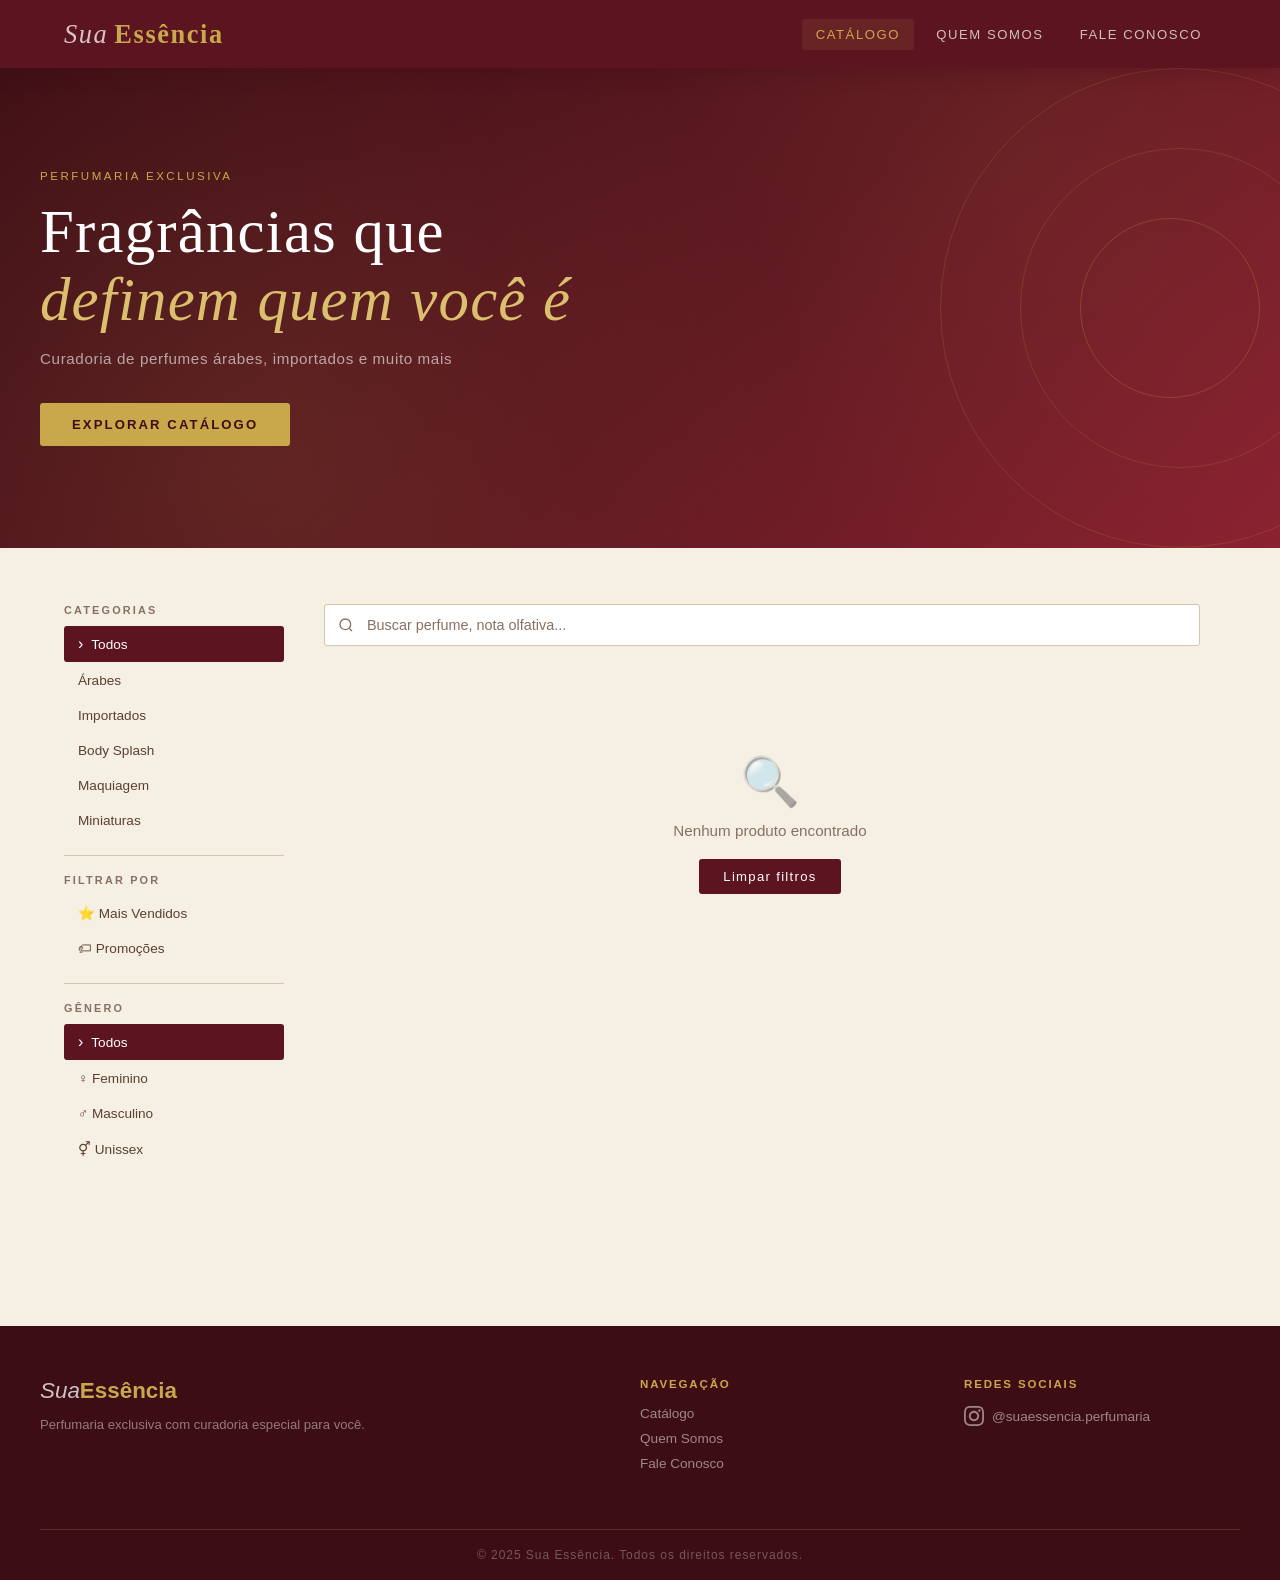
<file: frontend/index.html>
<!DOCTYPE html>
<html lang="pt-br">
<head>
  <meta charset="UTF-8">
  <meta name="viewport" content="width=device-width, initial-scale=1.0">
  <title>Sua Essência Perfumaria</title>
  <link rel="preconnect" href="https://fonts.googleapis.com">
  <link rel="preconnect" href="https://fonts.gstatic.com" crossorigin>
  <link href="https://fonts.googleapis.com/css2?family=Playfair+Display:ital,wght@0,400;0,500;1,400;1,500&family=Jost:wght@300;400;500">
  <link rel="stylesheet" href="css/global.css">
  <link rel="stylesheet" href="css/catalog.css">
  <link rel="icon" type="image/jpeg" href="logoOficial.jpeg">
</head>
<body>

  <!-- NAV -->
  <nav class="navbar">
    <div class="nav-inner">
      <a href="index.html" class="logo">
        <span class="logo-sua">Sua</span><span class="logo-essencia">Essência</span>
      </a>
      <button class="nav-toggle" id="navToggle" aria-label="Menu">
        <span></span><span></span><span></span>
      </button>
      <ul class="nav-links" id="navLinks">
        <li><a href="index.html" class="active">Catálogo</a></li>
        <li><a href="pages/quem-somos.html">Quem Somos</a></li>
        <li><a href="pages/contato.html">Fale Conosco</a></li>
      </ul>
    </div>
  </nav>

  <!-- HERO -->
  <section class="hero">
    <div class="hero-content">
      <p class="hero-eyebrow">Perfumaria Exclusiva</p>
      <h1 class="hero-title">Fragrâncias que<br><em>definem quem você é</em></h1>
      <p class="hero-sub">Curadoria de perfumes árabes, importados e muito mais</p>
      <a href="#catalogo" class="btn-hero">Explorar Catálogo</a>
    </div>
    <div class="hero-deco">
      <div class="deco-ring deco-ring--1"></div>
      <div class="deco-ring deco-ring--2"></div>
      <div class="deco-ring deco-ring--3"></div>
    </div>
  </section>

  <!-- CATÁLOGO -->
  <section class="catalogo-section" id="catalogo">
    <div class="container">

      <!-- Sidebar filtros -->
      <aside class="sidebar">
        <h3 class="sidebar-title">Categorias</h3>
        <ul class="cat-list" id="catList">
          <li><button class="cat-btn active" data-cat="todos">Todos</button></li>
          <li><button class="cat-btn" data-cat="Árabe">Árabes</button></li>
          <li><button class="cat-btn" data-cat="Importados">Importados</button></li>
          <li><button class="cat-btn" data-cat="Body Splash">Body Splash</button></li>
          <li><button class="cat-btn" data-cat="Maquiagem">Maquiagem</button></li>
          <li><button class="cat-btn" data-cat="Miniaturas">Miniaturas</button></li>
        </ul>

        <div class="sidebar-divider"></div>

        <h3 class="sidebar-title">Filtrar por</h3>
        <ul class="cat-list">
          <li><button class="cat-btn" data-filter="destaque">⭐ Mais Vendidos</button></li>
          <li><button class="cat-btn" data-filter="promocao">🏷 Promoções</button></li>
        </ul>
        <div class="sidebar-divider"></div>

        <h3 class="sidebar-title">Gênero</h3>
        <ul class="cat-list">
          <li><button class="cat-btn active" data-genero="todos">Todos</button></li>
          <li><button class="cat-btn" data-genero="Feminino">♀ Feminino</button></li>
          <li><button class="cat-btn" data-genero="Masculino">♂ Masculino</button></li>
          <li><button class="cat-btn" data-genero="Unissex">⚥ Unissex</button></li>
        </ul>
      </aside>

      <!-- Main conteúdo -->
      <main class="catalogo-main">
        <!-- Barra de busca -->
        <div class="search-bar">
          <div class="search-wrap">
            <svg class="search-icon" viewBox="0 0 24 24" fill="none" stroke="currentColor" stroke-width="2"><circle cx="11" cy="11" r="8"/><path d="m21 21-4.35-4.35"/></svg>
            <input type="text" id="searchInput" placeholder="Buscar perfume, nota olfativa...">
          </div>
          <span class="results-count" id="resultsCount"></span>
        </div>

        <!-- Grid -->
        <div class="products-grid" id="productsGrid">
          <!-- Preenchido via JS -->
        </div>

        <div class="empty-state" id="emptyState" style="display:none">
          <div class="empty-icon">🔍</div>
          <p>Nenhum produto encontrado</p>
          <button onclick="resetFiltros()">Limpar filtros</button>
        </div>
      </main>
    </div>
  </section>

  <!-- FOOTER -->
  <footer class="footer">
    <div class="footer-inner">
      <div class="footer-logo">
        <span class="logo-sua">Sua</span><span class="logo-essencia">Essência</span>
        <p>Perfumaria exclusiva com curadoria especial para você.</p>
      </div>
      <div class="footer-links">
        <h4>Navegação</h4>
        <a href="index.html">Catálogo</a>
        <a href="pages/quem-somos.html">Quem Somos</a>
        <a href="pages/contato.html">Fale Conosco</a>
      </div>
      <div class="footer-social">
        <h4>Redes Sociais</h4>
        <a href="https://www.instagram.com/suaessencia.perfumaria" target="_blank" rel="noopener">
          <svg viewBox="0 0 24 24" fill="currentColor" width="20"><path d="M12 2.163c3.204 0 3.584.012 4.85.07 3.252.148 4.771 1.691 4.919 4.919.058 1.265.069 1.645.069 4.849 0 3.205-.012 3.584-.069 4.849-.149 3.225-1.664 4.771-4.919 4.919-1.266.058-1.644.07-4.85.07-3.204 0-3.584-.012-4.849-.07-3.26-.149-4.771-1.699-4.919-4.92-.058-1.265-.07-1.644-.07-4.849 0-3.204.013-3.583.07-4.849.149-3.227 1.664-4.771 4.919-4.919 1.266-.057 1.645-.069 4.849-.069zm0-2.163c-3.259 0-3.667.014-4.947.072-4.358.2-6.78 2.618-6.98 6.98-.059 1.281-.073 1.689-.073 4.948 0 3.259.014 3.668.072 4.948.2 4.358 2.618 6.78 6.98 6.98 1.281.058 1.689.072 4.948.072 3.259 0 3.668-.014 4.948-.072 4.354-.2 6.782-2.618 6.979-6.98.059-1.28.073-1.689.073-4.948 0-3.259-.014-3.667-.072-4.947-.196-4.354-2.617-6.78-6.979-6.98-1.281-.059-1.69-.073-4.949-.073zm0 5.838c-3.403 0-6.162 2.759-6.162 6.162s2.759 6.163 6.162 6.163 6.162-2.759 6.162-6.163c0-3.403-2.759-6.162-6.162-6.162zm0 10.162c-2.209 0-4-1.79-4-4 0-2.209 1.791-4 4-4s4 1.791 4 4c0 2.21-1.791 4-4 4zm6.406-11.845c-.796 0-1.441.645-1.441 1.44s.645 1.44 1.441 1.44c.795 0 1.439-.645 1.439-1.44s-.644-1.44-1.439-1.44z"/></svg>
          @suaessencia.perfumaria
        </a>
      </div>
    </div>
    <div class="footer-bottom">
      <p>© 2025 Sua Essência. Todos os direitos reservados.</p>
    </div>
  </footer>

  <script src="js/api.js"></script>
  <script src="js/catalog.js"></script>
  <script src="js/nav.js"></script>
</body>
</html>
</file>
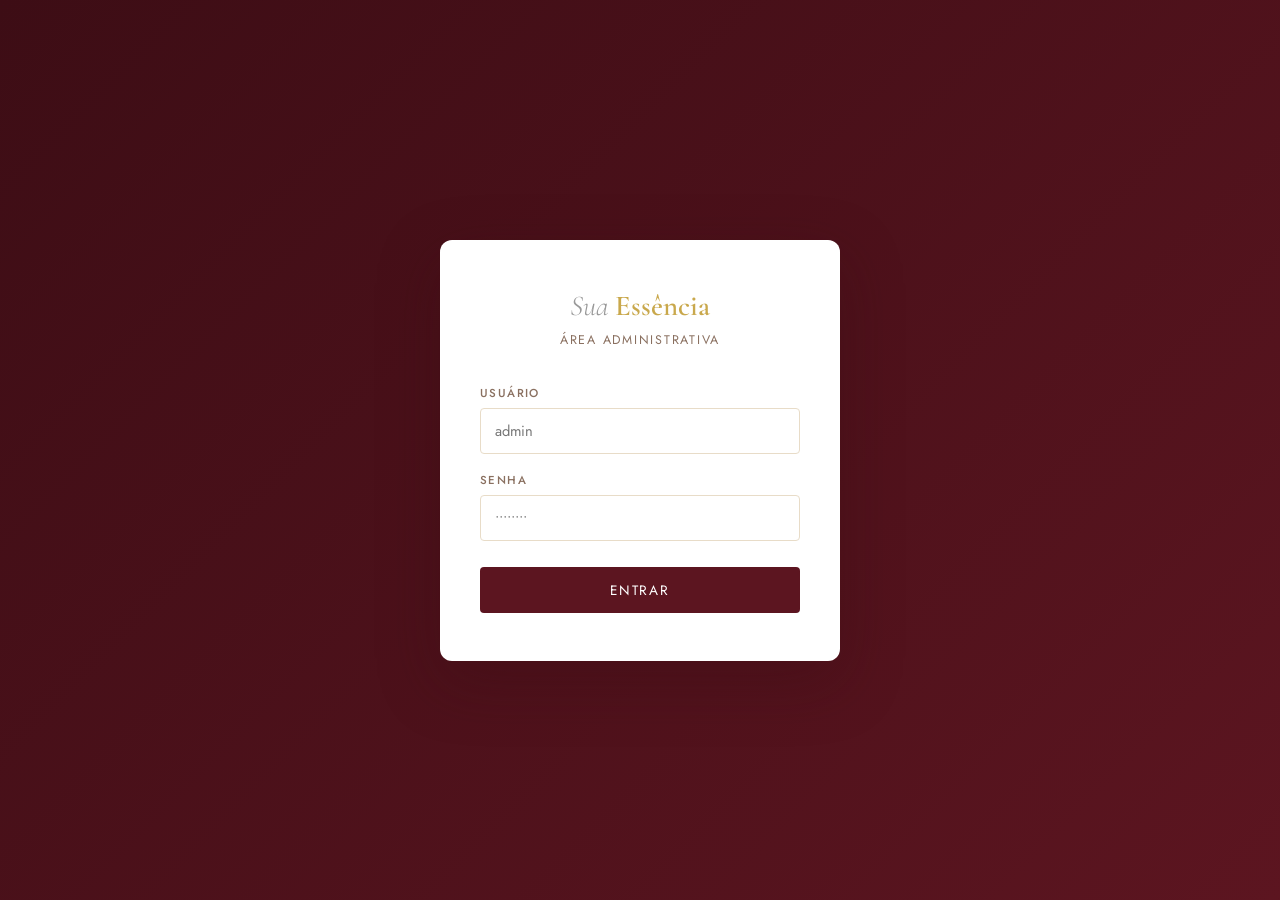
<file: frontend/pages/admin.html>
<!DOCTYPE html>
<html lang="pt-br">
<head>
  <meta charset="UTF-8">
  <meta name="viewport" content="width=device-width, initial-scale=1.0">
  <title>Dashboard — Sua Essência Admin</title>
  <link href="https://fonts.googleapis.com/css2?family=Cormorant+Garamond:ital,wght@0,300;0,400;0,600;1,300&family=Jost:wght@300;400;500;600&display=swap" rel="stylesheet">
  <style>
    :root {
      --vinho:    #5c1520; --vinho-lt: #7a2030; --vinho-dark: #3d0d15;
      --dourado:  #c9a84c; --bronze:   #9a6b3a;
      --areia:    #f5efe4; --bege:     #e8dcc8;
      --texto:    #2a1a10; --texto-lt: #8a7060;
      --branco:   #ffffff; --sidebar-w: 240px;
      --success:  #27ae60; --danger:   #c0392b; --warn: #e67e22;
      --trans:    all .25s cubic-bezier(.4,0,.2,1);
    }
    *, *::before, *::after { box-sizing: border-box; margin: 0; padding: 0; }
    body { font-family: 'Jost', sans-serif; background: #f0ebe3; color: var(--texto); min-height: 100vh; }

    /* ── LOGIN ── */
    #loginScreen {
      min-height: 100vh; display: flex; align-items: center; justify-content: center;
      background: linear-gradient(135deg, var(--vinho-dark), var(--vinho));
    }
    .login-card {
      background: var(--branco); border-radius: 12px;
      padding: 48px 40px; width: 100%; max-width: 400px;
      box-shadow: 0 20px 60px rgba(61,13,21,.4);
    }
    .login-logo {
      font-family: 'Cormorant Garamond', serif;
      font-size: 1.8rem; text-align: center; margin-bottom: 8px;
    }
    .login-logo span:first-child { color: #999; font-style: italic; font-weight: 300; }
    .login-logo span:last-child  { color: var(--dourado); font-weight: 600; }
    .login-sub { text-align: center; font-size: .78rem; letter-spacing: .14em; text-transform: uppercase; color: var(--texto-lt); margin-bottom: 36px; }
    .form-field { margin-bottom: 18px; }
    .form-field label { display: block; font-size: .72rem; letter-spacing: .12em; text-transform: uppercase; color: var(--texto-lt); margin-bottom: 7px; font-weight: 500; }
    .form-field input {
      width: 100%; padding: 11px 14px;
      border: 1.5px solid var(--bege); border-radius: 4px;
      font-family: 'Jost', sans-serif; font-size: .92rem;
      color: var(--texto); outline: none; transition: var(--trans);
    }
    .form-field input:focus { border-color: var(--dourado); box-shadow: 0 0 0 3px rgba(201,168,76,.12); }
    .btn-login {
      width: 100%; padding: 13px;
      background: var(--vinho); color: var(--branco); border: none; border-radius: 4px;
      font-family: 'Jost', sans-serif; font-size: .85rem; letter-spacing: .14em;
      text-transform: uppercase; cursor: pointer; transition: var(--trans); margin-top: 8px;
    }
    .btn-login:hover { background: var(--vinho-lt); }
    .login-error { color: var(--danger); font-size: .82rem; text-align: center; margin-top: 10px; display: none; }

    /* ── LAYOUT ADMIN ── */
    #adminApp { display: none; min-height: 100vh; }

    .sidebar {
      position: fixed; top: 0; left: 0; bottom: 0;
      width: var(--sidebar-w);
      background: var(--vinho-dark);
      display: flex; flex-direction: column;
      z-index: 100;
    }
    .sidebar-logo {
      padding: 24px 20px; border-bottom: 1px solid rgba(255,255,255,.08);
      font-family: 'Cormorant Garamond', serif; font-size: 1.3rem;
    }
    .sidebar-logo span:first-child { color: rgba(255,255,255,.6); font-style: italic; font-weight: 300; }
    .sidebar-logo span:last-child  { color: var(--dourado); font-weight: 600; }
    .sidebar-badge {
      display: block; font-size: .6rem; letter-spacing: .16em; text-transform: uppercase;
      color: rgba(255,255,255,.3); margin-top: 4px; font-family: 'Jost', sans-serif;
    }
    .sidebar-nav { flex: 1; padding: 16px 0; }
    .nav-item {
      display: flex; align-items: center; gap: 10px;
      padding: 11px 20px; cursor: pointer;
      color: rgba(255,255,255,.55); font-size: .85rem;
      transition: var(--trans); border-left: 3px solid transparent;
    }
    .nav-item:hover { color: var(--dourado); background: rgba(255,255,255,.04); }
    .nav-item.active { color: var(--dourado); border-left-color: var(--dourado); background: rgba(201,168,76,.08); }
    .sidebar-footer {
      padding: 16px 20px; border-top: 1px solid rgba(255,255,255,.08);
    }
    .btn-logout {
      width: 100%; padding: 9px; background: rgba(255,255,255,.06);
      border: 1px solid rgba(255,255,255,.1); border-radius: 4px;
      color: rgba(255,255,255,.45); font-family: 'Jost', sans-serif;
      font-size: .78rem; letter-spacing: .1em; cursor: pointer; transition: var(--trans);
    }
    .btn-logout:hover { background: rgba(192,57,43,.3); color: #ff8070; }

    .main-content {
      margin-left: var(--sidebar-w);
      padding: 32px;
      min-height: 100vh;
    }
    .page-header {
      display: flex; justify-content: space-between; align-items: center;
      margin-bottom: 28px;
    }
    .page-header h1 { font-family: 'Cormorant Garamond', serif; font-size: 1.8rem; font-weight: 400; color: var(--vinho); }
    .page-header p  { font-size: .8rem; color: var(--texto-lt); margin-top: 3px; }

    /* ── CARDS ESTATÍSTICAS ── */
    .stats-grid { display: grid; grid-template-columns: repeat(4, 1fr); gap: 16px; margin-bottom: 28px; }
    .stat-card {
      background: var(--branco); border-radius: 8px; padding: 20px 22px;
      box-shadow: 0 2px 12px rgba(92,21,32,.07);
      border-left: 4px solid var(--dourado);
    }
    .stat-card.danger { border-left-color: var(--danger); }
    .stat-card.warn   { border-left-color: var(--warn); }
    .stat-card.success{ border-left-color: var(--success); }
    .stat-label { font-size: .72rem; letter-spacing: .12em; text-transform: uppercase; color: var(--texto-lt); margin-bottom: 6px; }
    .stat-value { font-family: 'Cormorant Garamond', serif; font-size: 2rem; font-weight: 600; color: var(--vinho); }

    /* ── TOOLBAR ── */
    .toolbar {
      background: var(--branco); border-radius: 8px; padding: 16px 20px;
      display: flex; gap: 12px; align-items: center; flex-wrap: wrap;
      margin-bottom: 20px; box-shadow: 0 2px 12px rgba(92,21,32,.07);
    }
    .toolbar input {
      flex: 1; min-width: 200px; padding: 9px 14px;
      border: 1.5px solid var(--bege); border-radius: 4px;
      font-family: 'Jost', sans-serif; font-size: .88rem; outline: none; transition: var(--trans);
    }
    .toolbar input:focus { border-color: var(--dourado); }
    .filter-select {
      padding: 9px 14px; border: 1.5px solid var(--bege); border-radius: 4px;
      font-family: 'Jost', sans-serif; font-size: .85rem;
      color: var(--texto); outline: none; background: var(--branco); cursor: pointer;
    }
    .btn-add {
      padding: 10px 22px; background: var(--vinho); color: var(--branco);
      border: none; border-radius: 4px; font-family: 'Jost', sans-serif;
      font-size: .82rem; letter-spacing: .12em; text-transform: uppercase;
      cursor: pointer; transition: var(--trans); white-space: nowrap;
    }
    .btn-add:hover { background: var(--vinho-lt); }

    /* ── TABELA ── */
    .table-wrap { background: var(--branco); border-radius: 8px; overflow: hidden; box-shadow: 0 2px 12px rgba(92,21,32,.07); }
    table { width: 100%; border-collapse: collapse; }
    thead th {
      background: var(--vinho-dark); color: rgba(255,255,255,.65);
      font-size: .7rem; letter-spacing: .14em; text-transform: uppercase;
      padding: 13px 16px; text-align: left; font-weight: 400;
    }
    tbody tr { border-bottom: 1px solid #f0ebe3; transition: var(--trans); }
    tbody tr:last-child { border-bottom: none; }
    tbody tr:hover { background: #faf7f2; }
    td { padding: 13px 16px; font-size: .85rem; vertical-align: middle; }
    td img { width: 44px; height: 44px; object-fit: cover; border-radius: 4px; background: var(--areia); }
    .badge-sm {
      display: inline-block; padding: 2px 8px; font-size: .65rem;
      border-radius: 20px; font-weight: 600; letter-spacing: .06em;
    }
    .badge-cat    { background: #f0ebe3; color: var(--bronze); }
    .badge-disp   { background: #e8fdf0; color: var(--success); }
    .badge-indisp { background: #fdf0f0; color: var(--danger); }
    .badge-dest   { background: #fdf8e8; color: var(--bronze); }
    .badge-promo  { background: #fdf0e8; color: var(--warn); }
    .td-actions { display: flex; gap: 6px; }
    .btn-sm {
      padding: 6px 12px; border: none; border-radius: 3px;
      font-family: 'Jost', sans-serif; font-size: .72rem; letter-spacing: .08em;
      cursor: pointer; transition: var(--trans);
    }
    .btn-edit    { background: #eef2ff; color: #3730a3; }
    .btn-edit:hover { background: #3730a3; color: var(--branco); }
    .btn-toggle  { background: #f0fdf4; color: var(--success); }
    .btn-toggle.off { background: #fef2f2; color: var(--danger); }
    .btn-toggle:hover { opacity: .8; }
    .btn-del     { background: #fef2f2; color: var(--danger); }
    .btn-del:hover { background: var(--danger); color: var(--branco); }

    /* ── MODAL PRODUTO ── */
    .modal-overlay {
      display: none; position: fixed; inset: 0;
      background: rgba(44,26,16,.6); z-index: 300;
      align-items: center; justify-content: center;
      backdrop-filter: blur(4px);
    }
    .modal-overlay.open { display: flex; }
    .modal {
      background: var(--branco); border-radius: 12px;
      width: 100%; max-width: 580px; max-height: 90vh;
      overflow-y: auto; padding: 36px;
      box-shadow: 0 24px 60px rgba(61,13,21,.4);
    }
    .modal-header { display: flex; justify-content: space-between; align-items: center; margin-bottom: 28px; }
    .modal-header h2 { font-family: 'Cormorant Garamond', serif; font-size: 1.5rem; font-weight: 400; color: var(--vinho); }
    .btn-close { background: none; border: none; font-size: 1.3rem; cursor: pointer; color: var(--texto-lt); }
    .form-row { display: grid; grid-template-columns: 1fr 1fr; gap: 16px; }
    .form-group { margin-bottom: 18px; }
    .form-group label { display: block; font-size: .72rem; letter-spacing: .12em; text-transform: uppercase; color: var(--texto-lt); margin-bottom: 7px; font-weight: 500; }
    .form-group input, .form-group select, .form-group textarea {
      width: 100%; padding: 10px 13px;
      border: 1.5px solid var(--bege); border-radius: 4px;
      font-family: 'Jost', sans-serif; font-size: .9rem; color: var(--texto); outline: none; transition: var(--trans);
    }
    .form-group input:focus, .form-group select:focus, .form-group textarea:focus { border-color: var(--dourado); }
    .form-group textarea { resize: vertical; min-height: 90px; }
    .checkboxes { display: flex; gap: 20px; flex-wrap: wrap; padding: 4px 0; }
    .check-label { display: flex; align-items: center; gap: 7px; cursor: pointer; font-size: .88rem; color: var(--texto); }
    .check-label input[type=checkbox] { width: 16px; height: 16px; accent-color: var(--vinho); }
    .modal-footer { display: flex; gap: 10px; justify-content: flex-end; margin-top: 24px; }
    .btn-cancel {
      padding: 10px 22px; background: transparent; color: var(--texto-lt);
      border: 1.5px solid var(--bege); border-radius: 4px;
      font-family: 'Jost', sans-serif; font-size: .82rem; cursor: pointer; transition: var(--trans);
    }
    .btn-cancel:hover { background: var(--bege); }
    .btn-save {
      padding: 10px 28px; background: var(--vinho); color: var(--branco);
      border: none; border-radius: 4px;
      font-family: 'Jost', sans-serif; font-size: .82rem; letter-spacing: .12em;
      text-transform: uppercase; cursor: pointer; transition: var(--trans);
    }
    .btn-save:hover { background: var(--vinho-lt); }

    /* ── TOAST ── */
    .toast {
      position: fixed; bottom: 24px; right: 24px; z-index: 500;
      background: var(--texto); color: var(--branco);
      padding: 12px 22px; border-radius: 6px; font-size: .85rem;
      transform: translateY(80px); opacity: 0; transition: var(--trans);
      box-shadow: 0 8px 24px rgba(0,0,0,.2);
    }
    .toast.show { transform: translateY(0); opacity: 1; }
    .toast.success { background: var(--success); }
    .toast.error   { background: var(--danger); }

    /* ── LOADING ── */
    .loading-row td { text-align: center; padding: 40px; color: var(--texto-lt); font-size: .9rem; }

    @media(max-width:900px){
      .sidebar { transform: translateX(-100%); }
      .main-content { margin-left: 0; padding: 20px; }
      .stats-grid { grid-template-columns: repeat(2, 1fr); }
    }
  </style>
</head>
<body>

<!-- ══ LOGIN ══ -->
<div id="loginScreen">
  <div class="login-card">
    <div class="login-logo"><span>Sua </span><span>Essência</span></div>
    <p class="login-sub">Área Administrativa</p>
    <form id="loginForm">
      <div class="form-field">
        <label>Usuário</label>
        <input type="text" id="loginUser" placeholder="admin" required>
      </div>
      <div class="form-field">
        <label>Senha</label>
        <input type="password" id="loginPass" placeholder="••••••••" required>
      </div>
      <button type="submit" class="btn-login">Entrar</button>
      <div class="login-error" id="loginError">Usuário ou senha incorretos.</div>
    </form>
  </div>
</div>

<!-- ══ APP ADMIN ══ -->
<div id="adminApp">

  <!-- SIDEBAR -->
  <aside class="sidebar">
    <div class="sidebar-logo">
      <div><span>Sua </span><span>Essência</span></div>
      <span class="sidebar-badge">Dashboard Admin</span>
    </div>
    <nav class="sidebar-nav">
      <div class="nav-item active" onclick="irPara('produtos')">
        <span>📦</span> Produtos
      </div>
      <div class="nav-item" onclick="window.open('../index.html','_blank')">
        <span>🌐</span> Ver Catálogo
      </div>
    </nav>
    <div class="sidebar-footer">
      <button class="btn-logout" onclick="logout()">Sair da conta</button>
    </div>
  </aside>

  <!-- MAIN -->
  <div class="main-content">
    <div class="page-header">
      <div>
        <h1>Gestão de Produtos</h1>
        <p>Adicione, edite e gerencie o catálogo da loja</p>
      </div>
      <button class="btn-add" onclick="abrirModal()">+ Novo Produto</button>
    </div>

    <!-- Estatísticas -->
    <div class="stats-grid">
      <div class="stat-card">
        <div class="stat-label">Total de Produtos</div>
        <div class="stat-value" id="statTotal">—</div>
      </div>
      <div class="stat-card success">
        <div class="stat-label">Disponíveis</div>
        <div class="stat-value" id="statDisp">—</div>
      </div>
      <div class="stat-card danger">
        <div class="stat-label">Indisponíveis</div>
        <div class="stat-value" id="statIndisp">—</div>
      </div>
      <div class="stat-card warn">
        <div class="stat-label">Em Promoção</div>
        <div class="stat-value" id="statPromo">—</div>
      </div>
    </div>

    <!-- Toolbar -->
    <div class="toolbar">
      <input type="text" id="adminSearch" placeholder="🔍  Buscar por nome ou descrição..." oninput="filtrarTabela()">
      <select class="filter-select" id="filterCat" onchange="filtrarTabela()">
        <option value="">Todas categorias</option>
        <option>Árabe</option>
        <option>Importados</option>
        <option>Body Splash</option>
        <option>Maquiagem</option>
        <option>Miniaturas</option>
      </select>
      <select class="filter-select" id="filterDisp" onchange="filtrarTabela()">
        <option value="">Todos status</option>
        <option value="true">Disponível</option>
        <option value="false">Indisponível</option>
      </select>
    </div>

    <!-- Tabela -->
    <div class="table-wrap">
      <table>
        <thead>
          <tr>
            <th>Imagem</th>
            <th>Nome</th>
            <th>Categoria</th>
            <th>Preço</th>
            <th>Tags</th>
            <th>Status</th>
            <th>Ações</th>
          </tr>
        </thead>
        <tbody id="produtosTabela">
          <tr class="loading-row"><td colspan="7">Carregando...</td></tr>
        </tbody>
      </table>
    </div>
  </div>
</div>

<!-- ══ MODAL PRODUTO ══ -->
<div class="modal-overlay" id="modalOverlay">
  <div class="modal">
    <div class="modal-header">
      <h2 id="modalTitulo">Novo Produto</h2>
      <button class="btn-close" onclick="fecharModal()">✕</button>
    </div>
    <form id="produtoForm">
      <input type="hidden" id="fId">
      <div class="form-row">
        <div class="form-group">
          <label>Nome *</label>
          <input type="text" id="fNome" placeholder="Ex: Oud Al Layl" required>
        </div>
        <div class="form-group">
          <label>Categoria *</label>
          <select id="fCategoria" required>
            <option value="">Selecione</option>
            <option>Árabe</option>
            <option>Importados</option>
            <option>Body Splash</option>
            <option>Maquiagem</option>
            <option>Miniaturas</option>
          </select>
        </div>
      </div>
      <div class="form-group">
        <label>Gênero</label>
        <select id="fGenero">
          <option value="">Selecione</option>
          <option>Feminino</option>
          <option>Masculino</option>
          <option>Unissex</option>
        </select>
      </div>
      <div class="form-row">
        <div class="form-group">
          <label>Preço (R$) *</label>
          <input type="number" id="fPreco" step="0.01" min="0.01" placeholder="0,00" required>
        </div>
        <div class="form-group">
          <label>Preço Antigo (promoção)</label>
          <input type="number" id="fPrecoAnt" step="0.01" min="0" placeholder="Deixe vazio se não houver">
        </div>
      </div>
      <div class="form-group">
        <label>Descrição</label>
        <textarea id="fDescricao" placeholder="Notas olfativas, características..."></textarea>
      </div>
        <div class="form-group">
          <label>Imagem Principal</label>
          <input type="url" id="fImagem" placeholder="https://...">
      </div>
        <div class="form-group">
          <label>Imagem 2 (opcional)</label>
          <input type="url" id="fImagem2" placeholder="https://...">
        </div>
      <div class="form-group">
        <label>Imagem 3 (opcional)</label>
        <input type="url" id="fImagem3" placeholder="https://...">
      </div>
      <div class="form-group">
        <label>Opções</label>
        <div class="checkboxes">
          <label class="check-label"><input type="checkbox" id="fDestaque"> ⭐ Destaque (mais vendido)</label>
          <label class="check-label"><input type="checkbox" id="fPromocao"> 🏷 Promoção</label>
          <label class="check-label"><input type="checkbox" id="fDisponivel" checked> ✅ Disponível</label>
        </div>
      </div>
      <div class="modal-footer">
        <button type="button" class="btn-cancel" onclick="fecharModal()">Cancelar</button>
        <button type="submit" class="btn-save">Salvar Produto</button>
      </div>
    </form>
  </div>
</div>

<!-- TOAST -->
<div class="toast" id="toast"></div>

<script src="../js/api.js"></script>
<script>
  let todosProdutos = [];
  let editandoId = null;

  /* ── INICIALIZAÇÃO ── */
  document.addEventListener('DOMContentLoaded', () => {
    if (AuthAPI.isLoggedIn()) {
      mostrarApp();
    }
    document.getElementById('loginForm').addEventListener('submit', fazerLogin);
    document.getElementById('produtoForm').addEventListener('submit', salvarProduto);
    document.getElementById('modalOverlay').addEventListener('click', e => {
      if (e.target.id === 'modalOverlay') fecharModal();
    });
  });

  /* ── AUTH ── */
  async function fazerLogin(e) {
    e.preventDefault();
    const user = document.getElementById('loginUser').value;
    const pass = document.getElementById('loginPass').value;
    const errEl = document.getElementById('loginError');
    errEl.style.display = 'none';
    try {
      await AuthAPI.login(user, pass);
      mostrarApp();
    } catch {
      errEl.style.display = 'block';
    }
  }

  function mostrarApp() {
    document.getElementById('loginScreen').style.display = 'none';
    document.getElementById('adminApp').style.display = 'block';
    carregarProdutos();
  }

  function logout() {
    AuthAPI.logout();
    location.reload();
  }

  /* ── PRODUTOS ── */
  async function carregarProdutos() {
    try {
      todosProdutos = await apiFetch('/api/produtos/admin/todos'); // rota admin/todos se quiser ver todos
    } catch {
      // Fallback para demonstração
      todosProdutos = [];
    }
    atualizarStats();
    renderTabela(todosProdutos);
  }

  function atualizarStats() {
    const total  = todosProdutos.length;
    const disp   = todosProdutos.filter(p => p.disponivel).length;
    const indisp = total - disp;
    const promo  = todosProdutos.filter(p => p.promocao).length;
    document.getElementById('statTotal').textContent  = total;
    document.getElementById('statDisp').textContent   = disp;
    document.getElementById('statIndisp').textContent = indisp;
    document.getElementById('statPromo').textContent  = promo;
  }

  function renderTabela(lista) {
    const tbody = document.getElementById('produtosTabela');
    if (lista.length === 0) {
      tbody.innerHTML = '<tr class="loading-row"><td colspan="7">Nenhum produto encontrado</td></tr>';
      return;
    }
    const fmtPreco = v => v != null ? 'R$ ' + parseFloat(v).toFixed(2).replace('.', ',') : '';
    tbody.innerHTML = lista.map(p => `
      <tr>
        <td><img src="${p.imagemUrl || p.imagem || ''}" alt="${p.nome}" onerror="this.src=''" style="${(!p.imagemUrl && !p.imagem) ? 'display:none' : ''}"></td>
        <td><strong>${p.nome}</strong></td>
        <td><span class="badge-sm badge-cat">${p.categoria}</span></td>
        <td>
          ${p.precoAnt ? `<small style="text-decoration:line-through;color:#aaa">${fmtPreco(p.precoAnt)}</small><br>` : ''}
          <strong style="color:var(--vinho)">${fmtPreco(p.preco)}</strong>
        </td>
        <td style="display:flex;gap:4px;flex-wrap:wrap;padding-top:17px">
          ${p.destaque  ? '<span class="badge-sm badge-dest">⭐ Destaque</span>' : ''}
          ${p.promocao  ? '<span class="badge-sm badge-promo">🏷 Promo</span>'   : ''}
        </td>
        <td>
          <span class="badge-sm ${p.disponivel ? 'badge-disp' : 'badge-indisp'}">
            ${p.disponivel ? '✓ Disponível' : '✗ Indisponível'}
          </span>
        </td>
        <td>
          <div class="td-actions">
            <button class="btn-sm btn-edit"   onclick="editarProduto(${p.id})">Editar</button>
            <button class="btn-sm btn-toggle ${p.disponivel ? '' : 'off'}" onclick="toggleDisp(${p.id})">
              ${p.disponivel ? 'Desativar' : 'Ativar'}
            </button>
            <button class="btn-sm btn-del"    onclick="deletarProduto(${p.id})">Excluir</button>
          </div>
        </td>
      </tr>`).join('');
  }

  /* ── FILTROS ── */
  function filtrarTabela() {
    const termo = document.getElementById('adminSearch').value.toLowerCase();
    const cat   = document.getElementById('filterCat').value;
    const disp  = document.getElementById('filterDisp').value;
    let lista = todosProdutos;
    if (termo) lista = lista.filter(p => p.nome.toLowerCase().includes(termo) || (p.descricao||'').toLowerCase().includes(termo));
    if (cat)   lista = lista.filter(p => p.categoria === cat);
    if (disp !== '') lista = lista.filter(p => String(p.disponivel) === disp);
    renderTabela(lista);
  }

  /* ── MODAL ── */
  function abrirModal(p = null) {
    editandoId = p ? p.id : null;
    document.getElementById('modalTitulo').textContent = p ? 'Editar Produto' : 'Novo Produto';
    document.getElementById('fId').value         = p?.id ?? '';
    document.getElementById('fNome').value        = p?.nome ?? '';
    document.getElementById('fCategoria').value   = p?.categoria ?? '';
    document.getElementById('fPreco').value       = p?.preco ?? '';
    document.getElementById('fPrecoAnt').value    = p?.precoAnt ?? '';
    document.getElementById('fDescricao').value   = p?.descricao ?? '';
    document.getElementById('fImagem').value      = p?.imagemUrl ?? p?.imagem ?? '';
    document.getElementById('fImagem2').value     = p?.imagemUrl2 ?? '';
    document.getElementById('fImagem3').value     = p?.imagemUrl3 ?? '';
    document.getElementById('fGenero').value      = p?.genero ?? '';
    document.getElementById('fDestaque').checked  = p?.destaque ?? false;
    document.getElementById('fPromocao').checked  = p?.promocao ?? false;
    document.getElementById('fDisponivel').checked = p?.disponivel ?? true;
    document.getElementById('modalOverlay').classList.add('open');
  }

  function fecharModal() {
    document.getElementById('modalOverlay').classList.remove('open');
    document.getElementById('produtoForm').reset();
    editandoId = null;
  }

  function editarProduto(id) {
    const p = todosProdutos.find(x => x.id === id);
    if (p) abrirModal(p);
  }

  /* ── CRUD ── */
  async function salvarProduto(e) {
    e.preventDefault();
    const precoAntVal = document.getElementById('fPrecoAnt').value;
    const dto = {
      nome:       document.getElementById('fNome').value,
      categoria:  document.getElementById('fCategoria').value,
      preco:      parseFloat(document.getElementById('fPreco').value),
      precoAnt:   precoAntVal ? parseFloat(precoAntVal) : null,
      descricao:  document.getElementById('fDescricao').value,
      imagemUrl:  document.getElementById('fImagem').value,
      imagemUrl2: document.getElementById('fImagem2').value || null,
      imagemUrl3: document.getElementById('fImagem3').value || null,
      genero:     document.getElementById('fGenero').value || null,
      destaque:   document.getElementById('fDestaque').checked,
      promocao:   document.getElementById('fPromocao').checked,
      disponivel: document.getElementById('fDisponivel').checked,
    };
    try {
      if (editandoId) {
        await ProdutosAPI.atualizar(editandoId, dto);
        toast('Produto atualizado!', 'success');
      } else {
        await ProdutosAPI.criar(dto);
        toast('Produto criado!', 'success');
      }
      fecharModal();
      await carregarProdutos();
    } catch (err) {
      toast('Erro: ' + err.message, 'error');
    }
  }

  async function toggleDisp(id) {
    try {
      await apiFetch(`/api/produtos/${id}/disponibilidade`, { method: 'PATCH' });
      toast('Status atualizado!', 'success');
      await carregarProdutos();
    } catch (err) {
      toast('Erro: ' + err.message, 'error');
    }
  }

  async function deletarProduto(id) {
    const p = todosProdutos.find(x => x.id === id);
    if (!confirm(`Excluir "${p?.nome}"? Esta ação não pode ser desfeita.`)) return;
    try {
      await ProdutosAPI.deletar(id);
      toast('Produto excluído!', 'success');
      await carregarProdutos();
    } catch (err) {
      toast('Erro: ' + err.message, 'error');
    }
  }

  /* ── TOAST ── */
  function toast(msg, tipo = '') {
    const el = document.getElementById('toast');
    el.textContent = msg;
    el.className = 'toast ' + tipo;
    el.classList.add('show');
    setTimeout(() => el.classList.remove('show'), 3000);
  }

  function irPara(secao) {
    document.querySelectorAll('.nav-item').forEach(n => n.classList.remove('active'));
    event.currentTarget.classList.add('active');
  }
</script>
</body>
</html>
</file>
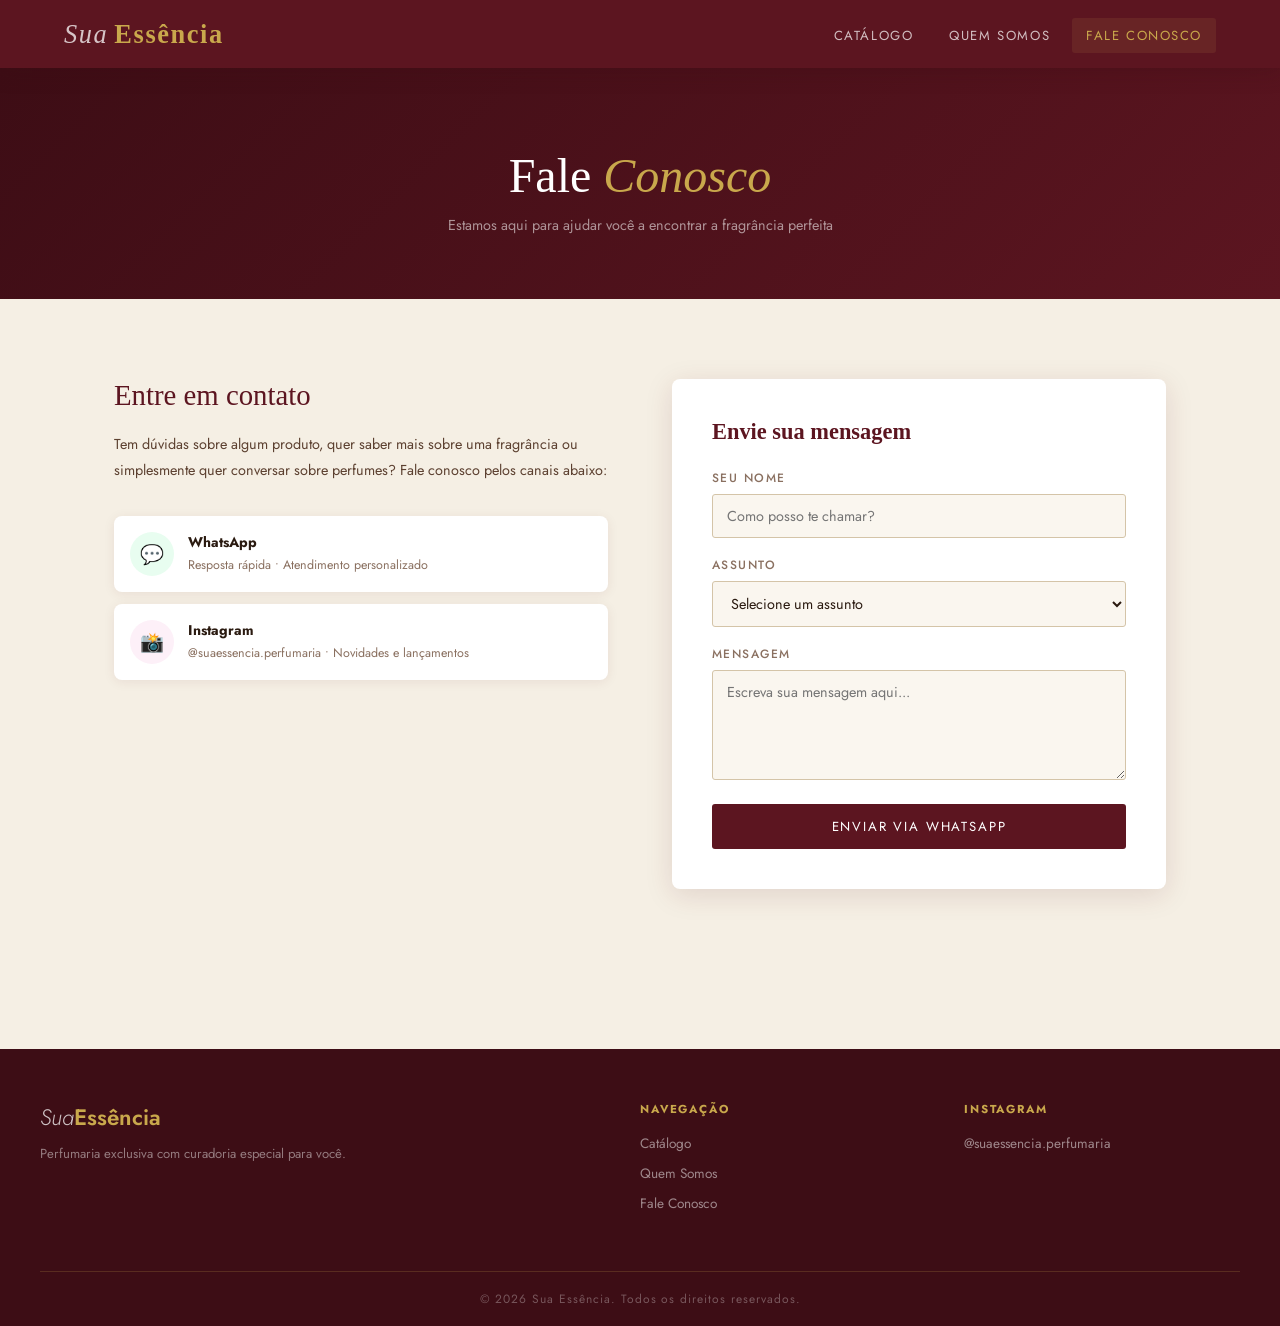
<file: frontend/pages/contato.html>
<!DOCTYPE html>
<html lang="pt-br">
<head>
  <meta charset="UTF-8">
  <meta name="viewport" content="width=device-width, initial-scale=1.0">
  <title>Fale Conosco — Sua Essência</title>
  <link href="https://fonts.googleapis.com/css2?family=Cormorant+Garamond:ital,wght@0,300;0,400;0,600;1,300;1,400&family=Jost:wght@300;400;500;600&display=swap" rel="stylesheet">
  <link rel="stylesheet" href="../css/global.css">
  <style>
    .page-hero { background: linear-gradient(135deg, var(--vinho-dark), var(--vinho)); padding: 80px 24px 64px; text-align: center; }
    .page-hero h1 { font-family: var(--font-display); font-size: clamp(2rem, 4vw, 3rem); font-weight: 300; color: var(--branco); }
    .page-hero h1 em { color: var(--dourado); font-style: italic; }
    .page-hero p { color: rgba(255,255,255,.55); margin-top: 12px; font-size: .9rem; }

    .contato-section { padding: 80px 24px; max-width: 1100px; margin: 0 auto; }
    .contato-grid { display: grid; grid-template-columns: 1fr 1fr; gap: 64px; align-items: start; }

    /* Info */
    .contato-info h2 { font-family: var(--font-display); font-size: 1.8rem; font-weight: 400; color: var(--vinho); margin-bottom: 20px; }
    .contato-info p { font-size: .9rem; color: var(--texto-md); line-height: 1.8; margin-bottom: 32px; }
    .canal {
      display: flex; align-items: center; gap: 14px;
      padding: 16px; background: var(--branco);
      border-radius: var(--radius-lg); margin-bottom: 12px;
      box-shadow: var(--shadow-sm); text-decoration: none;
      transition: var(--trans); color: var(--texto);
    }
    .canal:hover { transform: translateX(4px); box-shadow: var(--shadow-md); }
    .canal-icon {
      width: 44px; height: 44px; border-radius: 50%;
      display: flex; align-items: center; justify-content: center;
      font-size: 1.2rem; flex-shrink: 0;
    }
    .canal-icon.whats { background: #e8fdf0; }
    .canal-icon.insta { background: #fdf0f8; }
    .canal-text strong { display: block; font-size: .88rem; color: var(--texto); }
    .canal-text span { font-size: .78rem; color: var(--texto-lt); }

    /* Formulário */
    .contato-form-card {
      background: var(--branco);
      border-radius: var(--radius-lg);
      padding: 40px; box-shadow: var(--shadow-md);
    }
    .contato-form-card h3 { font-family: var(--font-display); font-size: 1.4rem; color: var(--vinho); margin-bottom: 24px; }
    .form-group { margin-bottom: 18px; }
    .form-group label {
      display: block; font-size: .75rem; letter-spacing: .12em;
      text-transform: uppercase; color: var(--texto-lt);
      margin-bottom: 7px; font-weight: 500;
    }
    .form-group input, .form-group textarea, .form-group select {
      width: 100%; padding: 11px 14px;
      border: 1.5px solid var(--bege-dark);
      border-radius: var(--radius); background: var(--areia-lt);
      font-family: var(--font-body); font-size: .9rem;
      color: var(--texto); outline: none; transition: var(--trans);
    }
    .form-group input:focus, .form-group textarea:focus, .form-group select:focus {
      border-color: var(--dourado); background: var(--branco);
      box-shadow: 0 0 0 3px rgba(201,168,76,.1);
    }
    .form-group textarea { resize: vertical; min-height: 110px; }
    .btn-enviar {
      width: 100%; padding: 13px;
      background: var(--vinho); color: var(--branco);
      border: none; border-radius: var(--radius);
      font-family: var(--font-body); font-size: .82rem;
      letter-spacing: .14em; text-transform: uppercase;
      cursor: pointer; transition: var(--trans);
    }
    .btn-enviar:hover { background: var(--vinho-lt); }
    .form-success {
      display: none; text-align: center; padding: 20px;
      color: #27ae60; font-size: .9rem;
    }

    @media(max-width:768px){ .contato-grid { grid-template-columns: 1fr; gap: 40px; } }
  </style>
</head>
<body>
  <nav class="navbar">
    <div class="nav-inner">
      <a href="../index.html" class="logo">
        <span class="logo-sua">Sua</span><span class="logo-essencia">Essência</span>
      </a>
      <button class="nav-toggle" id="navToggle"><span></span><span></span><span></span></button>
      <ul class="nav-links" id="navLinks">
        <li><a href="../index.html">Catálogo</a></li>
        <li><a href="quem-somos.html">Quem Somos</a></li>
        <li><a href="contato.html" class="active">Fale Conosco</a></li>
      </ul>
    </div>
  </nav>

  <div class="page-hero">
    <h1>Fale <em>Conosco</em></h1>
    <p>Estamos aqui para ajudar você a encontrar a fragrância perfeita</p>
  </div>

  <section class="contato-section">
    <div class="contato-grid">
      <div class="contato-info">
        <h2>Entre em contato</h2>
        <p>Tem dúvidas sobre algum produto, quer saber mais sobre uma fragrância ou simplesmente quer conversar sobre perfumes? Fale conosco pelos canais abaixo:</p>

        <a class="canal" href="https://wa.me/5516981840032" target="_blank">
          <div class="canal-icon whats">💬</div>
          <div class="canal-text">
            <strong>WhatsApp</strong>
            <span>Resposta rápida • Atendimento personalizado</span>
          </div>
        </a>
        <a class="canal" href="https://www.instagram.com/suaessencia.perfumaria" target="_blank">
          <div class="canal-icon insta">📸</div>
          <div class="canal-text">
            <strong>Instagram</strong>
            <span>@suaessencia.perfumaria • Novidades e lançamentos</span>
          </div>
        </a>
      </div>

      <div class="contato-form-card">
        <h3>Envie sua mensagem</h3>
        <form id="contatoForm">
          <div class="form-group">
            <label>Seu nome</label>
            <input type="text" placeholder="Como posso te chamar?" required>
          </div>
          <div class="form-group">
            <label>Assunto</label>
            <select>
              <option value="">Selecione um assunto</option>
              <option>Dúvida sobre produto</option>
              <option>Informações sobre entrega</option>
              <option>Sugestão</option>
              <option>Outro</option>
            </select>
          </div>
          <div class="form-group">
            <label>Mensagem</label>
            <textarea placeholder="Escreva sua mensagem aqui..." required></textarea>
          </div>
          <button type="submit" class="btn-enviar">Enviar via WhatsApp</button>
        </form>
        <div class="form-success" id="formSuccess">✅ Mensagem preparada! Abrindo WhatsApp...</div>
      </div>
    </div>
  </section>

  <footer class="footer">
    <div class="footer-inner">
      <div class="footer-logo">
        <span class="logo-sua">Sua</span><span class="logo-essencia">Essência</span>
        <p>Perfumaria exclusiva com curadoria especial para você.</p>
      </div>
      <div class="footer-links">
        <h4>Navegação</h4>
        <a href="../index.html">Catálogo</a>
        <a href="quem-somos.html">Quem Somos</a>
        <a href="contato.html">Fale Conosco</a>
      </div>
      <div class="footer-social">
        <h4>Instagram</h4>
        <a href="https://www.instagram.com/suaessencia.perfumaria" target="_blank">@suaessencia.perfumaria</a>
      </div>
    </div>
    <div class="footer-bottom"><p>© 2026 Sua Essência. Todos os direitos reservados.</p></div>
  </footer>

  <script src="../js/nav.js"></script>
  <script>
    document.getElementById('contatoForm').addEventListener('submit', function(e) {
      e.preventDefault();
      const nome = this.querySelector('input[type=text]').value;
      const assunto = this.querySelector('select').value;
      const msg = this.querySelector('textarea').value;
      const texto = `Olá! Meu nome é *${nome}*.\n*Assunto:* ${assunto || 'Contato geral'}\n\n${msg}`;
      document.getElementById('formSuccess').style.display = 'block';
      setTimeout(() => window.open(`https://wa.me/5516981840032?text=${encodeURIComponent(texto)}`, '_blank'), 800);
    });
  </script>
</body>
</html>
</file>
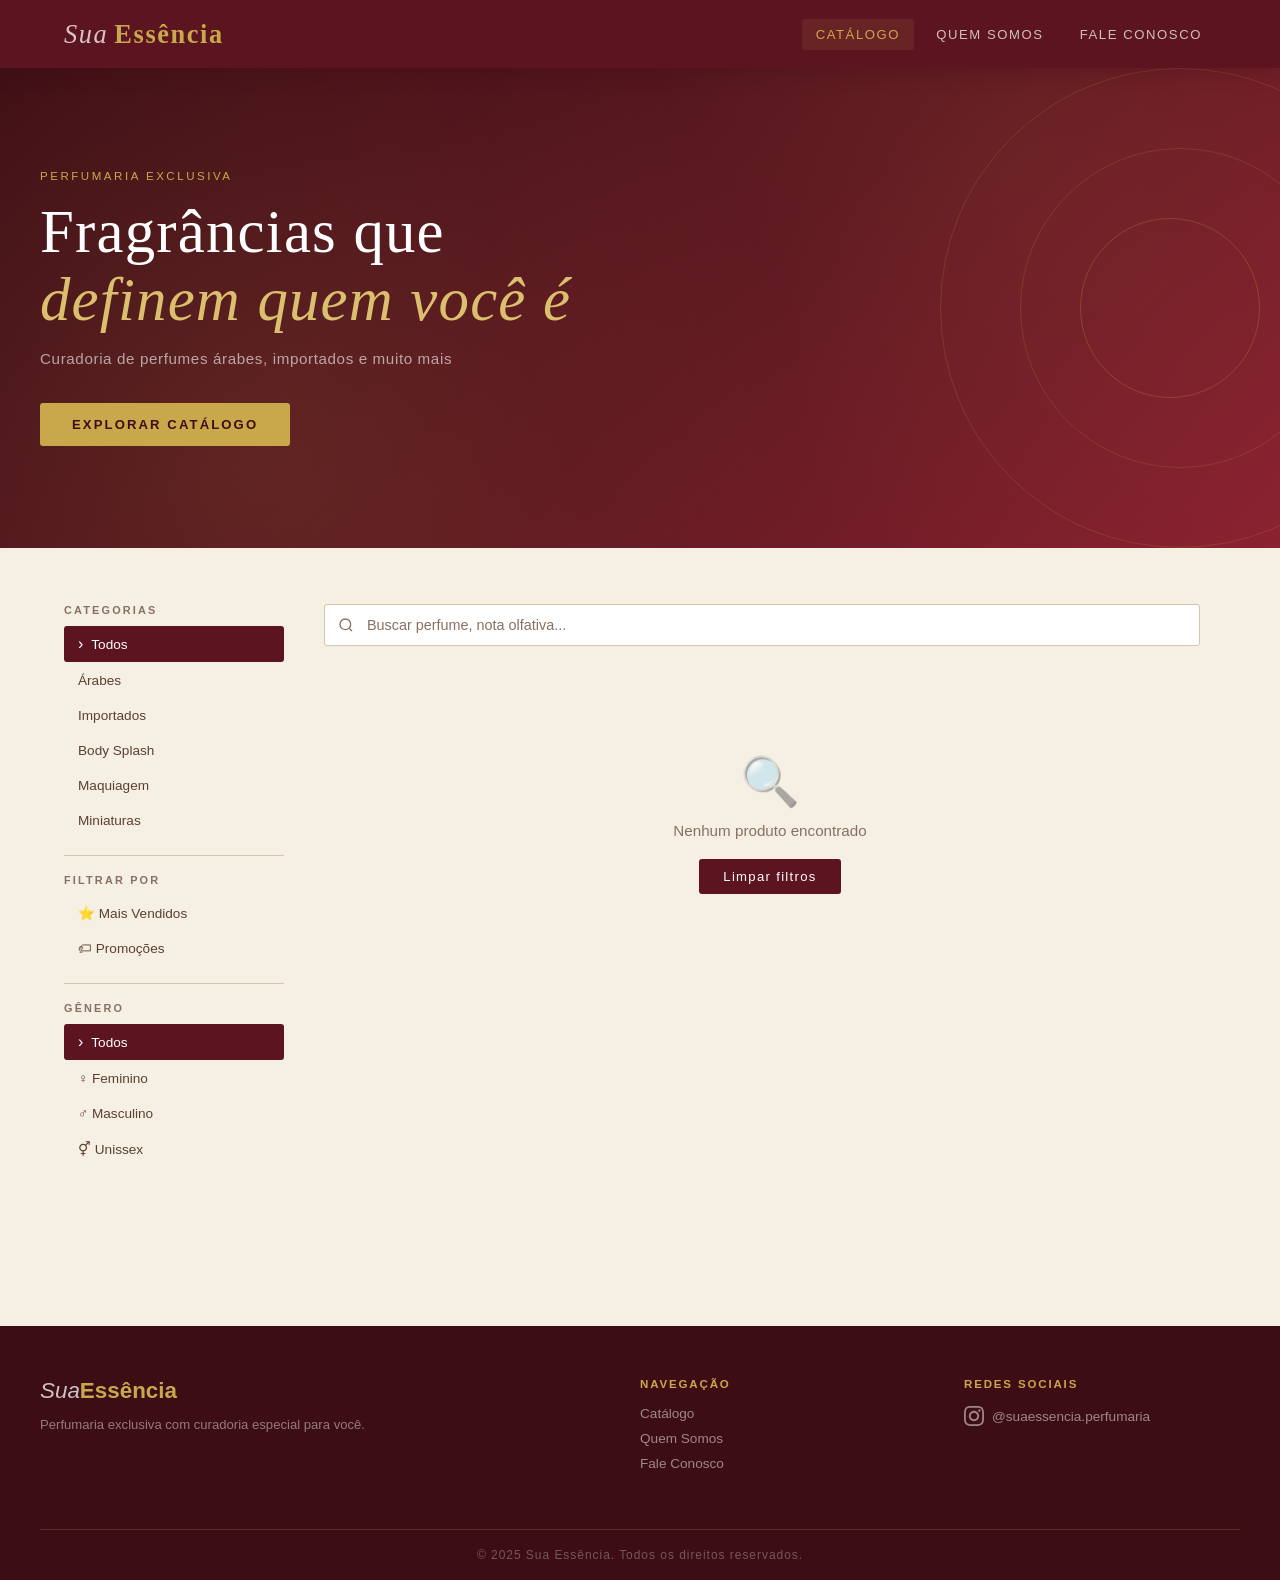
<file: frontend/pages/produto.html>
<!DOCTYPE html>
<html lang="pt-br">
<head>
  <meta charset="UTF-8">
  <meta name="viewport" content="width=device-width, initial-scale=1.0">
  <title>Produto — Sua Essência</title>
  <link href="https://fonts.googleapis.com/css2?family=Cormorant+Garamond:ital,wght@0,300;0,400;0,600;1,300;1,400&family=Jost:wght@300;400;500;600&display=swap" rel="stylesheet">
  <link rel="stylesheet" href="../css/global.css">
  <style>
    .produto-section {
      max-width: 1000px; margin: 56px auto; padding: 0 24px;
      display: grid; grid-template-columns: 1fr 1fr; gap: 56px; align-items: start;
    }
    .produto-img-wrap {
      border-radius: 8px; overflow: hidden;
      background: var(--areia); aspect-ratio: 1;
    }
    .produto-img-wrap img {
      width: 100%; height: 100%; object-fit: cover;
    }
    .produto-img-placeholder {
      width: 100%; height: 100%; min-height: 360px;
      display: flex; align-items: center; justify-content: center;
      font-size: 5rem;
    }
    .produto-info { display: flex; flex-direction: column; gap: 16px; }
    .produto-cat {
      font-size: .7rem; letter-spacing: .18em; text-transform: uppercase;
      color: var(--bronze);
    }
    .produto-nome {
      font-family: var(--font-display);
      font-size: clamp(1.8rem, 3vw, 2.4rem);
      font-weight: 400; color: var(--texto); line-height: 1.2;
    }
    .produto-badges { display: flex; gap: 8px; flex-wrap: wrap; }
    .produto-desc {
      font-size: .92rem; color: var(--texto-md);
      line-height: 1.85; border-top: 1px solid var(--bege);
      padding-top: 16px;
    }
    .produto-preco {
      font-family: var(--font-display);
      font-size: 2rem; font-weight: 600; color: var(--vinho);
    }
    .produto-preco .preco-ant {
      font-size: 1rem; color: var(--texto-lt);
      text-decoration: line-through; margin-right: 8px; font-weight: 300;
    }
    .btn-finalizar {
      display: flex; align-items: center; justify-content: center; gap: 10px;
      padding: 16px; background: #25D366; border: none; border-radius: var(--radius);
      font-family: var(--font-body); font-size: .88rem;
      letter-spacing: .14em; text-transform: uppercase;
      color: var(--branco); cursor: pointer; transition: var(--trans);
      text-decoration: none; width: 100%;
    }
    .btn-finalizar:hover { background: #1aab52; transform: translateY(-1px); }
    .btn-voltar {
      display: inline-flex; align-items: center; gap: 6px;
      font-size: .8rem; letter-spacing: .1em; text-transform: uppercase;
      color: var(--texto-lt); text-decoration: none;
      margin: 32px 24px 0; transition: var(--trans);
    }
    .btn-voltar:hover { color: var(--vinho); }
    .loading { text-align: center; padding: 80px; color: var(--texto-lt); }
    @media(max-width: 768px) {
      .produto-section { grid-template-columns: 1fr; gap: 32px; margin: 32px auto; }
    }
    .galeria { display: flex; flex-direction: column; gap: 10px; }
.galeria-principal {
  border-radius: 8px; overflow: hidden;
  background: var(--areia); aspect-ratio: 1;
  position: relative;
}
.galeria-principal img {
  width: 100%; height: 100%; object-fit: cover;
  transition: opacity .25s ease;
}
.galeria-arrow {
  position: absolute; top: 50%; transform: translateY(-50%);
  width: 40px; height: 40px; border-radius: 50%;
  background: rgba(255,255,255,.85); border: none;
  display: flex; align-items: center; justify-content: center;
  cursor: pointer; font-size: 1.1rem; color: var(--vinho);
  transition: var(--trans); z-index: 2;
  box-shadow: 0 2px 8px rgba(0,0,0,.15);
}
.galeria-arrow:hover { background: var(--branco); transform: translateY(-50%) scale(1.08); }
.galeria-arrow.prev { left: 10px; }
.galeria-arrow.next { right: 10px; }
.galeria-arrow.hidden { display: none; }
.galeria-dots {
  display: flex; justify-content: center; gap: 6px; padding: 4px 0;
}
.dot {
  width: 7px; height: 7px; border-radius: 50%;
  background: var(--bege-dark); border: none; cursor: pointer;
  transition: var(--trans); padding: 0;
}
.dot.ativa { background: var(--vinho); transform: scale(1.2); }
  </style>
</head>
<body>

  <nav class="navbar">
    <div class="nav-inner">
      <a href="../index.html" class="logo">
        <span class="logo-sua">Sua</span><span class="logo-essencia">Essência</span>
      </a>
      <button class="nav-toggle" id="navToggle"><span></span><span></span><span></span></button>
      <ul class="nav-links" id="navLinks">
        <li><a href="../index.html">Catálogo</a></li>
        <li><a href="quem-somos.html">Quem Somos</a></li>
        <li><a href="contato.html">Fale Conosco</a></li>
      </ul>
    </div>
  </nav>

  <a href="../index.html" class="btn-voltar">← Voltar ao catálogo</a>

  <div id="conteudo">
    <div class="loading">Carregando produto...</div>
  </div>

  <footer class="footer">
    <div class="footer-inner">
      <div class="footer-logo">
        <span class="logo-sua">Sua</span><span class="logo-essencia">Essência</span>
        <p>Perfumaria exclusiva com curadoria especial para você.</p>
      </div>
      <div class="footer-links">
        <h4>Navegação</h4>
        <a href="../index.html">Catálogo</a>
        <a href="quem-somos.html">Quem Somos</a>
        <a href="contato.html">Fale Conosco</a>
      </div>
      <div class="footer-social">
        <h4>Instagram</h4>
        <a href="https://www.instagram.com/suaessencia.perfumaria" target="_blank">@suaessencia.perfumaria</a>
      </div>
    </div>
    <div class="footer-bottom"><p>© 2025 Sua Essência. Todos os direitos reservados.</p></div>
  </footer>

  <script src="../js/api.js"></script>
<script src="../js/nav.js"></script>
<script>
  const WHATSAPP = '5516981840032';
  let fotos = [];
  let fotoAtual = 0;

  function trocarFoto(index) {
    if (index < 0 || index >= fotos.length) return;
    fotoAtual = index;

    document.getElementById('fotoPrincipal').style.opacity = '0';
    setTimeout(() => {
      document.getElementById('fotoPrincipal').src = fotos[fotoAtual];
      document.getElementById('fotoPrincipal').style.opacity = '1';
    }, 150);

    // Atualiza dots
    document.querySelectorAll('.dot').forEach((d, i) => {
      d.classList.toggle('ativa', i === fotoAtual);
    });

    // Mostra/esconde setas
    document.querySelector('.galeria-arrow.prev')
      .classList.toggle('hidden', fotoAtual === 0);
    document.querySelector('.galeria-arrow.next')
      .classList.toggle('hidden', fotoAtual === fotos.length - 1);
  }

  async function carregarProduto() {
    const params = new URLSearchParams(window.location.search);
    const id = params.get('id');

    if (!id) { window.location.href = '../index.html'; return; }

    try {
      const todos = await ProdutosAPI.listar();
      const p = todos.find(x => String(x.id) === String(id));

      if (!p) {
        document.getElementById('conteudo').innerHTML =
          '<div class="loading">Produto não encontrado.</div>';
        return;
      }

      document.title = `${p.nome} — Sua Essência`;

      const fmtPreco = v => 'R$ ' + parseFloat(v).toFixed(2).replace('.', ',');

      const precoHTML = p.precoAnt
        ? `<span class="preco-ant">${fmtPreco(p.precoAnt)}</span>${fmtPreco(p.preco)}`
        : fmtPreco(p.preco);

      fotos = [p.imagemUrl, p.imagemUrl2, p.imagemUrl3].filter(Boolean);

      const badges = [
        p.destaque ? `<span class="badge badge-destaque">★ Mais Vendido</span>` : '',
        p.promocao  ? `<span class="badge badge-promo">Promoção</span>` : '',
      ].filter(Boolean).join('');

      const msg = `Olá! Vi o catálogo da *Sua Essência* e tenho interesse no produto:\n\n*${p.nome}* — ${fmtPreco(p.preco)}\n\nGostaria de finalizar a compra!`;

      const dotsHTML = fotos.length > 1
        ? `<div class="galeria-dots">
            ${fotos.map((_, i) =>
              `<button class="dot ${i === 0 ? 'ativa' : ''}" onclick="trocarFoto(${i})"></button>`
            ).join('')}
           </div>`
        : '';

      document.getElementById('conteudo').innerHTML = `
        <section class="produto-section">
          <div class="galeria">
            <div class="galeria-principal">
              ${fotos.length > 1 ? `<button class="galeria-arrow prev hidden" onclick="trocarFoto(fotoAtual - 1)">&#8592;</button>` : ''}
              ${fotos.length > 0
                ? `<img id="fotoPrincipal" src="${fotos[0]}" alt="${p.nome}" style="transition: opacity .15s ease;">`
                : `<div class="produto-img-placeholder">🌸</div>`}
              ${fotos.length > 1 ? `<button class="galeria-arrow next" onclick="trocarFoto(fotoAtual + 1)">&#8594;</button>` : ''}
            </div>
            ${dotsHTML}
          </div>
          <div class="produto-info">
            <div class="produto-cat">${p.categoria || ''}</div>
            <h1 class="produto-nome">${p.nome}</h1>
            ${badges ? `<div class="produto-badges">${badges}</div>` : ''}
            ${p.descricao ? `<p class="produto-desc">${p.descricao}</p>` : ''}
            <div class="produto-preco">${precoHTML}</div>
            <a class="btn-finalizar"
              href="https://wa.me/${WHATSAPP}?text=${encodeURIComponent(msg)}"
              target="_blank">
              <svg width="18" height="18" viewBox="0 0 24 24" fill="white">
                <path d="M17.472 14.382c-.297-.149-1.758-.867-2.03-.967-.273-.099-.471-.148-.67.15-.197.297-.767.966-.94 1.164-.173.199-.347.223-.644.075-.297-.15-1.255-.463-2.39-1.475-.883-.788-1.48-1.761-1.653-2.059-.173-.297-.018-.458.13-.606.134-.133.298-.347.446-.52.149-.174.198-.298.298-.497.099-.198.05-.371-.025-.52-.075-.149-.669-1.612-.916-2.207-.242-.579-.487-.5-.669-.51a8.484 8.484 0 0 0-.57-.01c-.198 0-.52.074-.792.372-.272.297-1.04 1.016-1.04 2.479 0 1.462 1.065 2.875 1.213 3.074.149.198 2.096 3.2 5.077 4.487.709.306 1.262.489 1.694.625.712.227 1.36.195 1.871.118.571-.085 1.758-.719 2.006-1.413.248-.694.248-1.289.173-1.413-.074-.124-.272-.198-.57-.347z"/>
                <path d="M12 0C5.373 0 0 5.373 0 12c0 2.625.846 5.059 2.278 7.038L.787 23.213l4.332-1.381A11.95 11.95 0 0 0 12 24c6.627 0 12-5.373 12-12S18.627 0 12 0z"/>
              </svg>
              Finalizar no WhatsApp
            </a>
          </div>
        </section>`;

    } catch(e) {
      document.getElementById('conteudo').innerHTML =
        '<div class="loading">Erro ao carregar produto. Tente novamente.</div>';
    }
  }

  carregarProduto();
</script>
</body>
</html>
</file>
<file: frontend/css/global.css>
/* =============================================
   GLOBAL.CSS — Sua Essência Design System
   Paleta: Vinho, Dourado, Areia, Bege, Bronze
   ============================================= */

:root {
  /* Cores principais */
  --vinho:       #5c1520;
  --vinho-lt:    #7a2030;
  --vinho-dark:  #3d0d15;
  --dourado:     #c9a84c;
  --dourado-lt:  #dbbf6e;
  --dourado-pale:#f0e4c0;
  --bronze:      #9a6b3a;
  --areia:       #f5efe4;
  --areia-lt:    #faf6ef;
  --bege:        #e8dcc8;
  --bege-dark:   #d4c4a8;
  --texto:       #2a1a10;
  --texto-md:    #5c4030;
  --texto-lt:    #8a7060;
  --branco:      #ffffff;

  /* Tipografia */
  --font-display: 'Playfair Display', serif;
  --font-body:    'Jost', sans-serif;

  /* Espaçamentos */
  --nav-h: 68px;
  --radius: 3px;
  --radius-lg: 8px;

  /* Sombras */
  --shadow-sm: 0 2px 12px rgba(92,21,32,.08);
  --shadow-md: 0 6px 28px rgba(92,21,32,.13);
  --shadow-lg: 0 16px 48px rgba(92,21,32,.18);

  /* Transições */
  --trans: all .28s cubic-bezier(.4,0,.2,1);
}

*, *::before, *::after { box-sizing: border-box; margin: 0; padding: 0; }

html { scroll-behavior: smooth; }

body {
  font-family: var(--font-body);
  background: var(--areia);
  color: var(--texto);
  min-height: 100vh;
  -webkit-font-smoothing: antialiased;
}

/* ── NAVBAR ── */
.navbar {
  position: sticky; top: 0; z-index: 200;
  height: var(--nav-h);
  background: var(--vinho);
  box-shadow: 0 2px 20px rgba(61,13,21,.35);
}
.nav-inner {
  max-width: 1200px; margin: 0 auto;
  height: 100%; padding: 0 24px;
  display: flex; align-items: center; justify-content: space-between;
}
.logo {
  text-decoration: none;
  font-family: var(--font-display);
  font-size: 1.65rem; letter-spacing: .06em;
  display: flex; gap: 6px; align-items: baseline;
}
.logo-sua       { color: rgba(255,255,255,.75); font-weight: 300; font-style: italic; }
.logo-essencia  { color: var(--dourado); font-weight: 600; }


.nav-links {
  list-style: none;
  display: flex; gap: 8px; align-items: center;
}
.nav-links a {
  text-decoration: none;
  color: rgba(255,255,255,.72);
  font-size: .82rem; letter-spacing: .12em;
  text-transform: uppercase; font-weight: 400;
  padding: 8px 14px; border-radius: var(--radius);
  transition: var(--trans);
}
.nav-links a:hover, .nav-links a.active {
  color: var(--dourado);
  background: rgba(201,168,76,.1);
}

/* Hamburger mobile */
.nav-toggle {
  display: none; flex-direction: column; gap: 5px;
  background: none; border: none; cursor: pointer; padding: 4px;
}
.nav-toggle span {
  display: block; width: 24px; height: 2px;
  background: var(--dourado); border-radius: 2px;
  transition: var(--trans);
}

/* ── FOOTER ── */
.footer {
  background: var(--vinho-dark);
  padding: 52px 24px 0;
  margin-top: 80px;
}
.footer-inner {
  max-width: 1200px; margin: 0 auto;
  display: grid; grid-template-columns: 2fr 1fr 1fr;
  gap: 48px; padding-bottom: 48px;
  border-bottom: 1px solid rgba(201,168,76,.2);
}
.footer-logo .logo-sua   { font-size: 1.4rem; }
.footer-logo .logo-essencia { font-size: 1.4rem; }
.footer-logo p {
  margin-top: 10px; font-size: .82rem;
  color: rgba(255,255,255,.45); line-height: 1.7;
}
.footer-links h4, .footer-social h4 {
  color: var(--dourado); font-size: .72rem;
  letter-spacing: .16em; text-transform: uppercase;
  margin-bottom: 16px; font-family: var(--font-body);
}
.footer-links a, .footer-social a {
  display: block; text-decoration: none;
  color: rgba(255,255,255,.5); font-size: .85rem;
  margin-bottom: 10px; transition: var(--trans);
  display: flex; align-items: center; gap: 8px;
}
.footer-links a:hover, .footer-social a:hover { color: var(--dourado-lt); }
.footer-bottom {
  max-width: 1200px; margin: 0 auto;
  padding: 18px 0; text-align: center;
  color: rgba(255,255,255,.3); font-size: .75rem;
  letter-spacing: .08em;
}

/* ── BOTÕES GLOBAIS ── */
.btn-primary {
  display: inline-flex; align-items: center; gap: 8px;
  padding: 12px 28px;
  background: var(--vinho);
  color: var(--branco);
  border: none; border-radius: var(--radius);
  font-family: var(--font-body); font-size: .82rem;
  letter-spacing: .14em; text-transform: uppercase;
  cursor: pointer; text-decoration: none;
  transition: var(--trans);
}
.btn-primary:hover { background: var(--vinho-lt); transform: translateY(-1px); box-shadow: var(--shadow-md); }

.btn-ghost {
  display: inline-flex; align-items: center; gap: 8px;
  padding: 10px 22px;
  background: transparent;
  color: var(--vinho);
  border: 1.5px solid var(--vinho);
  border-radius: var(--radius);
  font-family: var(--font-body); font-size: .82rem;
  letter-spacing: .14em; text-transform: uppercase;
  cursor: pointer; text-decoration: none;
  transition: var(--trans);
}
.btn-ghost:hover { background: var(--vinho); color: var(--branco); }

/* ── UTILITÁRIOS ── */
.container {
  max-width: 1200px; margin: 0 auto; padding: 0 24px;
}
.section-title {
  font-family: var(--font-display);
  font-size: clamp(1.6rem, 3vw, 2.2rem);
  font-weight: 400; color: var(--vinho);
  letter-spacing: .04em;
}
.section-sub {
  font-size: .8rem; letter-spacing: .16em;
  text-transform: uppercase; color: var(--texto-lt);
  margin-top: 6px;
}

/* ── RESPONSIVO NAVBAR ── */
@media (max-width: 768px) {
  .nav-toggle { display: flex; }
  .nav-links {
    display: none; flex-direction: column;
    position: absolute; top: var(--nav-h); left: 0; right: 0;
    background: var(--vinho-dark);
    padding: 16px; gap: 4px;
  }
  .nav-links.open { display: flex; }
  .nav-links a { padding: 12px 16px; }
  .footer-inner { grid-template-columns: 1fr; gap: 32px; }
}
</file>
<file: frontend/css/catalog.css>
/* =============================================
   CATALOG.CSS — Catálogo de Produtos
   ============================================= */

/* ── HERO ── */
.hero {
  min-height: 480px;
  background: linear-gradient(135deg, var(--vinho-dark) 0%, var(--vinho) 55%, #8a2030 100%);
  display: flex; align-items: center;
  position: relative; overflow: hidden;
  padding: 80px 24px;
}
.hero::before {
  content: '';
  position: absolute; inset: 0;
  background-image:
    radial-gradient(circle at 20% 80%, rgba(201,168,76,.12) 0%, transparent 50%),
    radial-gradient(circle at 80% 20%, rgba(201,168,76,.08) 0%, transparent 50%);
}
.hero-content {
  position: relative; z-index: 2;
  max-width: 1200px; margin: 0 auto; width: 100%;
}
.hero-eyebrow {
  font-size: .72rem; letter-spacing: .22em;
  text-transform: uppercase; color: var(--dourado);
  margin-bottom: 16px; font-weight: 500;
}
.hero-title {
  font-family: var(--font-display);
  font-size: clamp(2.4rem, 5vw, 3.8rem);
  font-weight: 300; color: var(--branco);
  line-height: 1.12; margin-bottom: 16px;
  letter-spacing: .02em;
}
.hero-title em { color: var(--dourado-lt); font-weight: 400; }
.hero-sub {
  color: rgba(255,255,255,.6); font-size: .95rem;
  margin-bottom: 36px; letter-spacing: .04em;
}
.btn-hero {
  display: inline-flex; align-items: center; gap: 10px;
  padding: 14px 32px;
  background: var(--dourado);
  color: var(--vinho-dark);
  border: none; border-radius: var(--radius);
  font-family: var(--font-body); font-size: .82rem;
  letter-spacing: .16em; text-transform: uppercase; font-weight: 600;
  text-decoration: none; cursor: pointer;
  transition: var(--trans);
}
.btn-hero:hover { background: var(--dourado-lt); transform: translateY(-2px); box-shadow: 0 8px 24px rgba(201,168,76,.3); }

/* Anéis decorativos */
.hero-deco { position: absolute; right: -60px; top: 50%; transform: translateY(-50%); }
.deco-ring {
  position: absolute; border-radius: 50%;
  border: 1px solid rgba(201,168,76,.18);
}
.deco-ring--1 { width: 320px; height: 320px; top: -160px; right: 0; }
.deco-ring--2 { width: 480px; height: 480px; top: -240px; right: -80px; animation: spin 40s linear infinite; }
.deco-ring--3 { width: 180px; height: 180px; top: -90px; right: 80px; border-color: rgba(201,168,76,.25); }
@keyframes spin { to { transform: rotate(360deg); } }

/* ── SEÇÃO CATÁLOGO ── */
.catalogo-section {
  padding: 56px 0 80px;
}
.catalogo-section > .container {
  display: flex; gap: 40px; align-items: flex-start;
}

/* ── SIDEBAR ── */
.sidebar {
  width: 220px; flex-shrink: 0;
  position: sticky; top: calc(var(--nav-h) + 24px);
}
.sidebar-title {
  font-size: .68rem; letter-spacing: .2em;
  text-transform: uppercase; color: var(--texto-lt);
  margin-bottom: 10px; font-family: var(--font-body);
}
.cat-list { list-style: none; display: flex; flex-direction: column; gap: 2px; }
.cat-btn {
  width: 100%; text-align: left;
  padding: 9px 14px;
  background: transparent; border: none;
  border-radius: var(--radius);
  font-family: var(--font-body); font-size: .85rem;
  color: var(--texto-md); cursor: pointer;
  transition: var(--trans);
  display: flex; align-items: center; gap: 8px;
}
.cat-btn:hover { background: var(--bege); color: var(--vinho); }
.cat-btn.active {
  background: var(--vinho); color: var(--branco);
}
.cat-btn.active::before { content: '›'; font-size: 1rem; }
.sidebar-divider {
  height: 1px; background: var(--bege-dark);
  margin: 18px 0;
}

/* ── CATÁLOGO MAIN ── */
.catalogo-main { flex: 1; min-width: 0; }

/* ── SEARCH BAR ── */
.search-bar {
  display: flex; align-items: center; gap: 16px;
  margin-bottom: 28px;
}
.search-wrap {
  flex: 1; position: relative;
}
.search-icon {
  position: absolute; left: 14px; top: 50%;
  transform: translateY(-50%);
  width: 16px; color: var(--texto-lt);
  pointer-events: none;
}
.search-wrap input {
  width: 100%; padding: 12px 14px 12px 42px;
  border: 1.5px solid var(--bege-dark);
  border-radius: var(--radius);
  background: var(--branco);
  font-family: var(--font-body); font-size: .9rem;
  color: var(--texto); outline: none;
  transition: var(--trans);
}
.search-wrap input:focus { border-color: var(--dourado); box-shadow: 0 0 0 3px rgba(201,168,76,.1); }
.search-wrap input::placeholder { color: var(--texto-lt); }
.results-count {
  font-size: .78rem; letter-spacing: .1em;
  color: var(--texto-lt); white-space: nowrap;
}

/* ── GRID PRODUTOS ── */
.products-grid {
  display: grid;
  grid-template-columns: repeat(auto-fill, minmax(220px, 1fr));
  gap: 22px;
}

/* ── CARD PRODUTO ── */
.card {
  background: var(--branco);
  border-radius: var(--radius-lg);
  overflow: hidden;
  box-shadow: var(--shadow-sm);
  transition: var(--trans);
  display: flex; flex-direction: column;
  position: relative;
  animation: fadeUp .4s ease both;
}
@keyframes fadeUp {
  from { opacity:0; transform: translateY(16px); }
  to   { opacity:1; transform: translateY(0); }
}
.card:hover { transform: translateY(-5px); box-shadow: var(--shadow-md); }

.card-badges {
  position: absolute; top: 10px; left: 10px;
  z-index: 2; display: flex; flex-direction: column; gap: 4px;
}
.badge {
  display: inline-block; padding: 3px 9px;
  font-size: .63rem; letter-spacing: .1em;
  text-transform: uppercase; font-weight: 600;
  border-radius: 20px;
}
.badge-destaque { background: var(--dourado); color: var(--vinho-dark); }
.badge-promo    { background: var(--vinho); color: var(--branco); }

.card-img {
  aspect-ratio: 1;
  overflow: hidden;
  background: var(--areia);
  position: relative;
}
.card-img img {
  width: 100%; height: 100%; object-fit: cover;
  transition: transform .5s ease;
}
.card:hover .card-img img { transform: scale(1.06); }
.card-img-placeholder {
  width: 100%; height: 100%;
  display: flex; align-items: center; justify-content: center;
  font-size: 3rem; background: linear-gradient(135deg, var(--areia) 0%, var(--bege) 100%);
}

.card-body { padding: 16px; flex: 1; display: flex; flex-direction: column; }
.card-cat {
  font-size: .65rem; letter-spacing: .16em;
  text-transform: uppercase; color: var(--bronze);
  margin-bottom: 5px;
}
.card-nome {
  font-family: var(--font-display);
  font-size: 1.1rem; font-weight: 600;
  color: var(--texto); line-height: 1.25; margin-bottom: 6px;
}
.card-preco {
  font-family: var(--font-display);
  font-size: 1.3rem; font-weight: 600;
  color: var(--vinho); margin-bottom: 12px;
}
.card-preco .preco-ant {
  font-size: .82rem; color: var(--texto-lt);
  text-decoration: line-through; margin-right: 6px;
  font-weight: 400;
}
.card { cursor: pointer; }
.card-body { padding: 14px 16px 16px; }

/* ── ESTADO VAZIO ── */
.empty-state {
  text-align: center; padding: 80px 20px;
  color: var(--texto-lt);
}
.empty-icon { font-size: 3rem; margin-bottom: 12px; opacity: .5; }
.empty-state p { font-size: .95rem; margin-bottom: 20px; }
.empty-state button {
  padding: 10px 24px;
  background: var(--vinho); color: var(--branco);
  border: none; border-radius: var(--radius);
  font-family: var(--font-body); font-size: .82rem;
  letter-spacing: .1em; cursor: pointer; transition: var(--trans);
}

/* ── RESPONSIVO ── */
@media (max-width: 900px) {
  .catalogo-section > .container { flex-direction: column; }
  .sidebar { width: 100%; position: static; }
  .cat-list { flex-direction: row; flex-wrap: wrap; }
  .cat-btn { width: auto; }
}
@media (max-width: 600px) {
  .hero { min-height: 360px; padding: 60px 20px; }
  .hero-deco { display: none; }
  .products-grid { grid-template-columns: repeat(auto-fill, minmax(160px, 1fr)); gap: 14px; }
}
</file>
